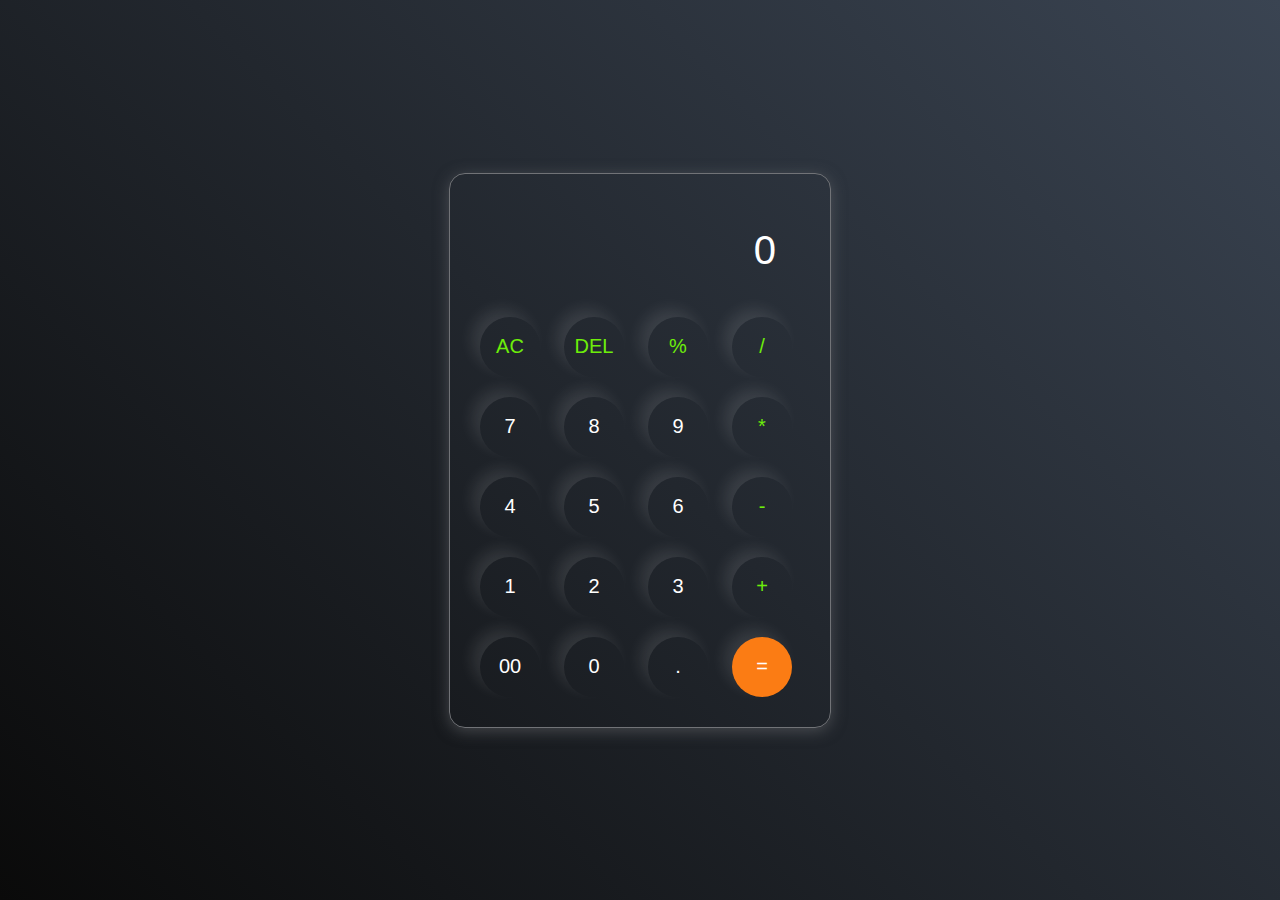
<file: calculater/index.html>
<!DOCTYPE html>
<html lang="en">
<head>
    <meta charset="UTF-8">
    <meta name="viewport" content="width=device-width, initial-scale=1.0">
    <title>Calculater</title>
    <link rel="stylesheet" href="style.css">
</head>
<body>
    <div class="calculater">
        <input type="text" placeholder="0" id="inputbox">
        <div>
            <button class="operator">AC</button>
            <button class="operator">DEL</button>
            <button class="operator">%</button>
            <button class="operator">/</button>
        </div>
        <div>
            <button>7</button>
            <button>8</button>
            <button>9</button>
            <button class="operator">*</button>
        </div>
        <div>
            <button>4</button>
            <button>5</button>
            <button>6</button>
            <button class="operator" >-</button>
        </div>
        <div>
            <button>1</button>
            <button>2</button>
            <button>3</button>
            <button class="operator">+</button>
        </div>
        <div>
            <button>00</button>
            <button>0</button>
            <button>.</button>
            <button class="eqlbtn">=</button>
        </div>
    </div>
    <script src="script.js"></script>
</body>
</html>
</file>
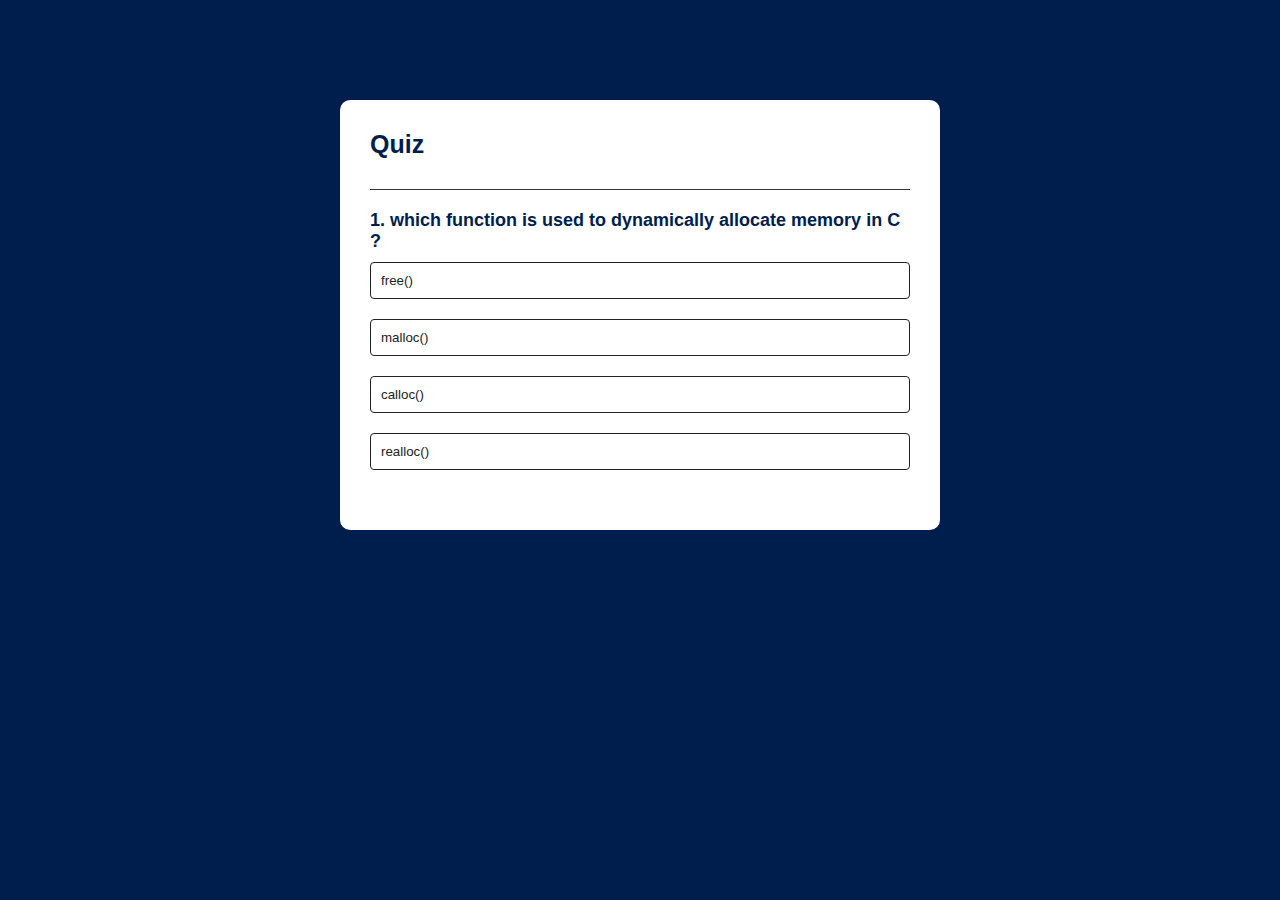
<file: quiz/index.html>
<!DOCTYPE html>
<html lang="en">
<head>
    <meta charset="UTF-8">
    <meta name="viewport" content="width=device-width, initial-scale=1.0">
    <title>Quiz</title>
    <link rel="stylesheet" href="style.css">
</head>
<body>
    <div class="app">
        <h1>Quiz</h1>
        <div class="quiz">
            <h2 id="question">Question goes here</h2>
            <div id="answer-buttons">
                <button class="btn">answer 1</button>
                <button class="btn">answer 2</button>
                <button class="btn">answer 3</button>
                <button class="btn">answer 4</button>
            </div>
            <div>
                <button id="next-btn">Next</button>
            </div>
        </div>
    </div>
    <script src="script.js"></script>
</body>
</html>
</file>
<file: calculater/style.css>
*{
    margin:0;
    padding:0;
    box-sizing: border-box;
}
body{
    width: 100%;
    height: 100vh;
    display: flex;
    justify-content: center;
    align-items: center;
    background: linear-gradient(45deg,#0a0a0a,#3a4452);
}
.calculater{
    border: 1px solid #717377;
    padding: 20px;
    border-radius: 16px;
    background: transparent;
    box-shadow: 0px 3px 15px rgba(113,115,119,0.5);
}
input{
    border: none;
    width: 320px;
    padding: 24px;
    margin: 10px;
    background: transparent;
    box-shadow: 0px 3px 15px rgbs(84,84,84,0.1);
    font-size: 40px;
    text-align: right;
    cursor: pointer;
    color:#ffffff;
}
input::placeholder{
    color:#ffffff;
}
button{
    border:none;
    width:60px;
    border-radius: 50%;
    height: 60px;
    margin: 10px;
    background: transparent;
    color:#ffffff;
    font-size: 20px;
    box-shadow:-8px -8px  15px rgba(255,255,255,0.1);
    cursor:pointer;
}
.eqlbtn{
    background-color: #fb7c14;
}
.operator{
    color:#6dee0a;
}
</file>
<file: quiz/style.css>
*{
    margin: 0;
    padding: 0;
    box-sizing: border-box;
    font-family: 'poppins',sans-serif;
}
body{
    background-color: #001e4d;
}
.app{
    background: #fff;
    width: 90%;
    max-width: 600px;
    margin: 100px auto 0;
    border-radius: 10px;
    padding: 30px;
}
.app h1{
    font-size: 25px;
    color: #001e4d;
    font-weight: 600;
    border-bottom: 1px solid #333;
    padding-bottom:30px ;
}
.quiz{
    padding: 20px 0;
}
.quiz h2{
    font-size: 18px;
    color: #001e4d;
    font-weight: 600;
}
.btn{
    background: #fff;
    color: #222;
    font-weight: 500;
    width: 100%;
    border: 1px solid #222;
    padding: 10px;
    margin: 10px 0;
    text-align: left;
    border-radius: 4px;
    cursor: pointer;
}
.btn:hover:not([disabled]){
    background: #222;
    color: #fff;
    transition: 0px;
}
#next-btn{
    background: #001e4d;
    color: #fff;
    font-weight: 500;
    width: 150px;
    border: 0;
    padding: 10px;
    margin: 20px auto 0;
    border-radius: 4px;
    cursor: pointer;
    display: none;
}
.correct{
    background: #9aeabc;
}
.incorrect{
    background: #ff9393;
}
</file>
